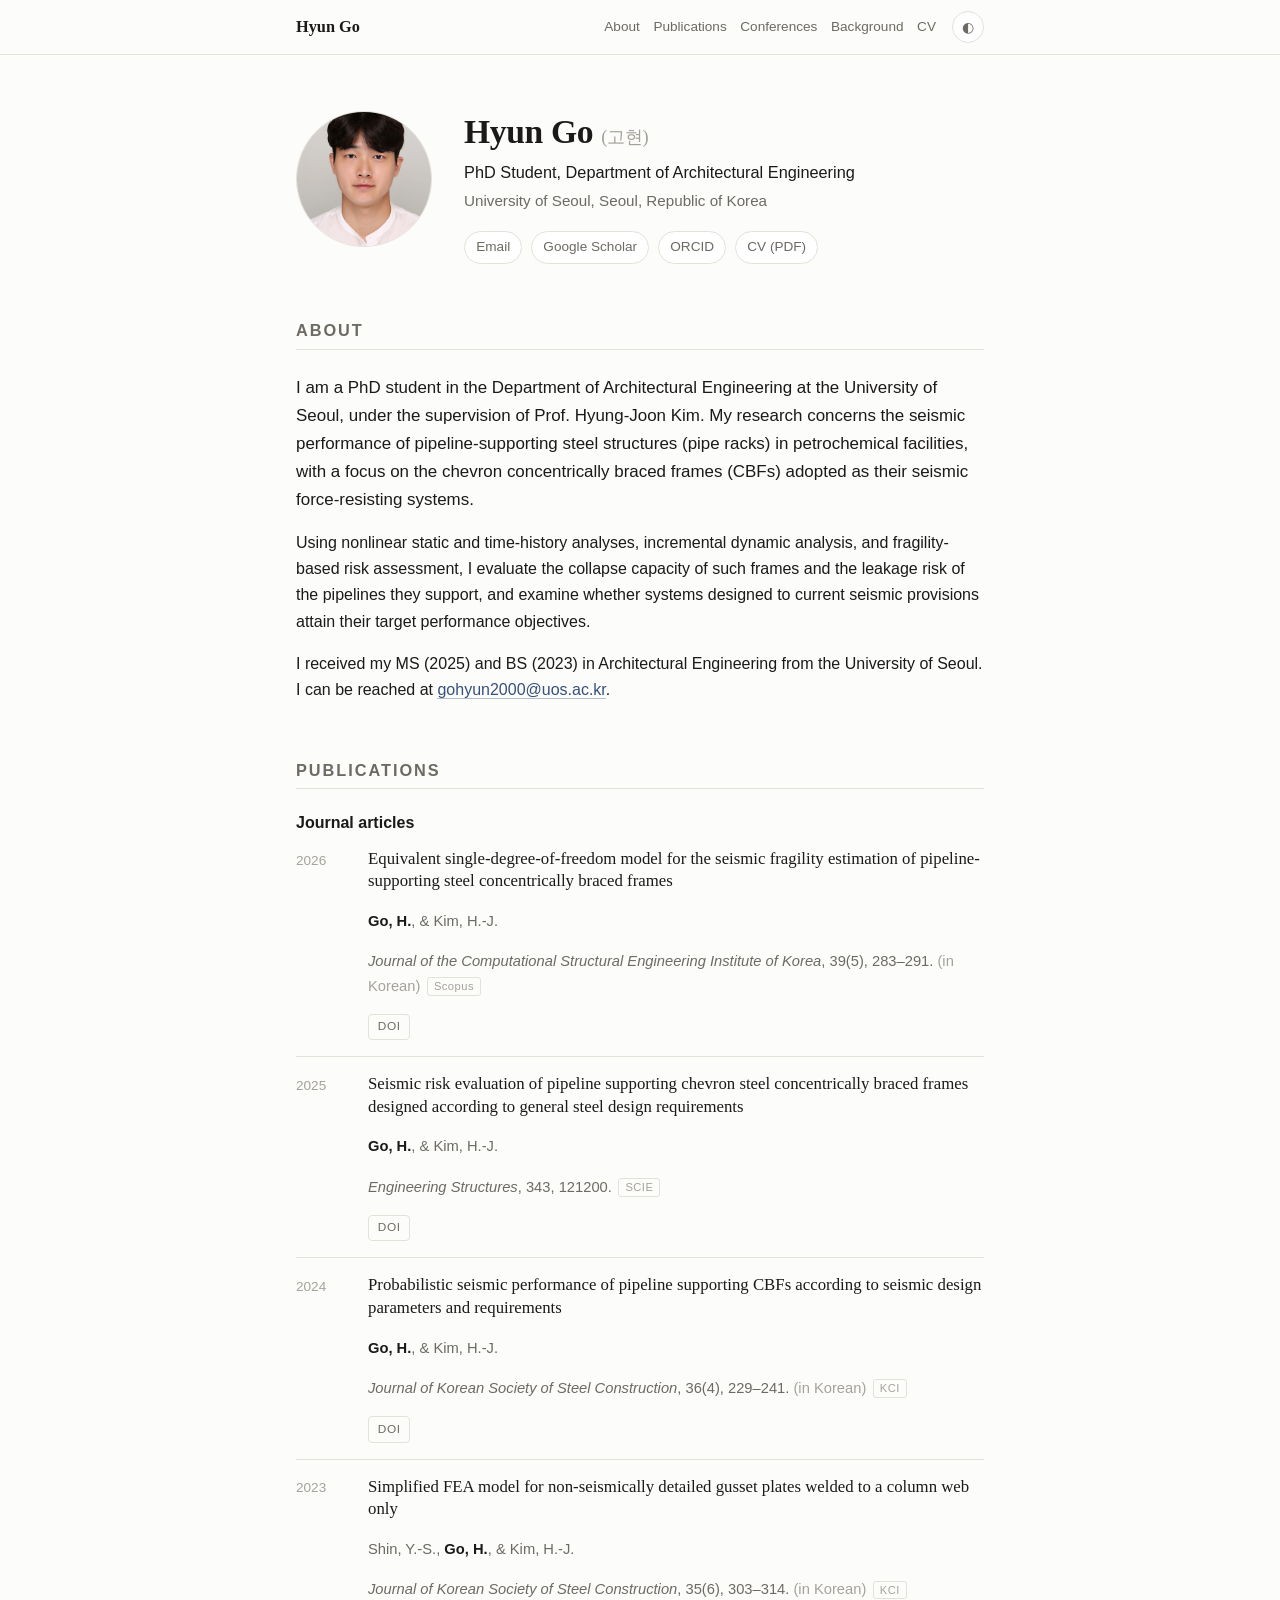
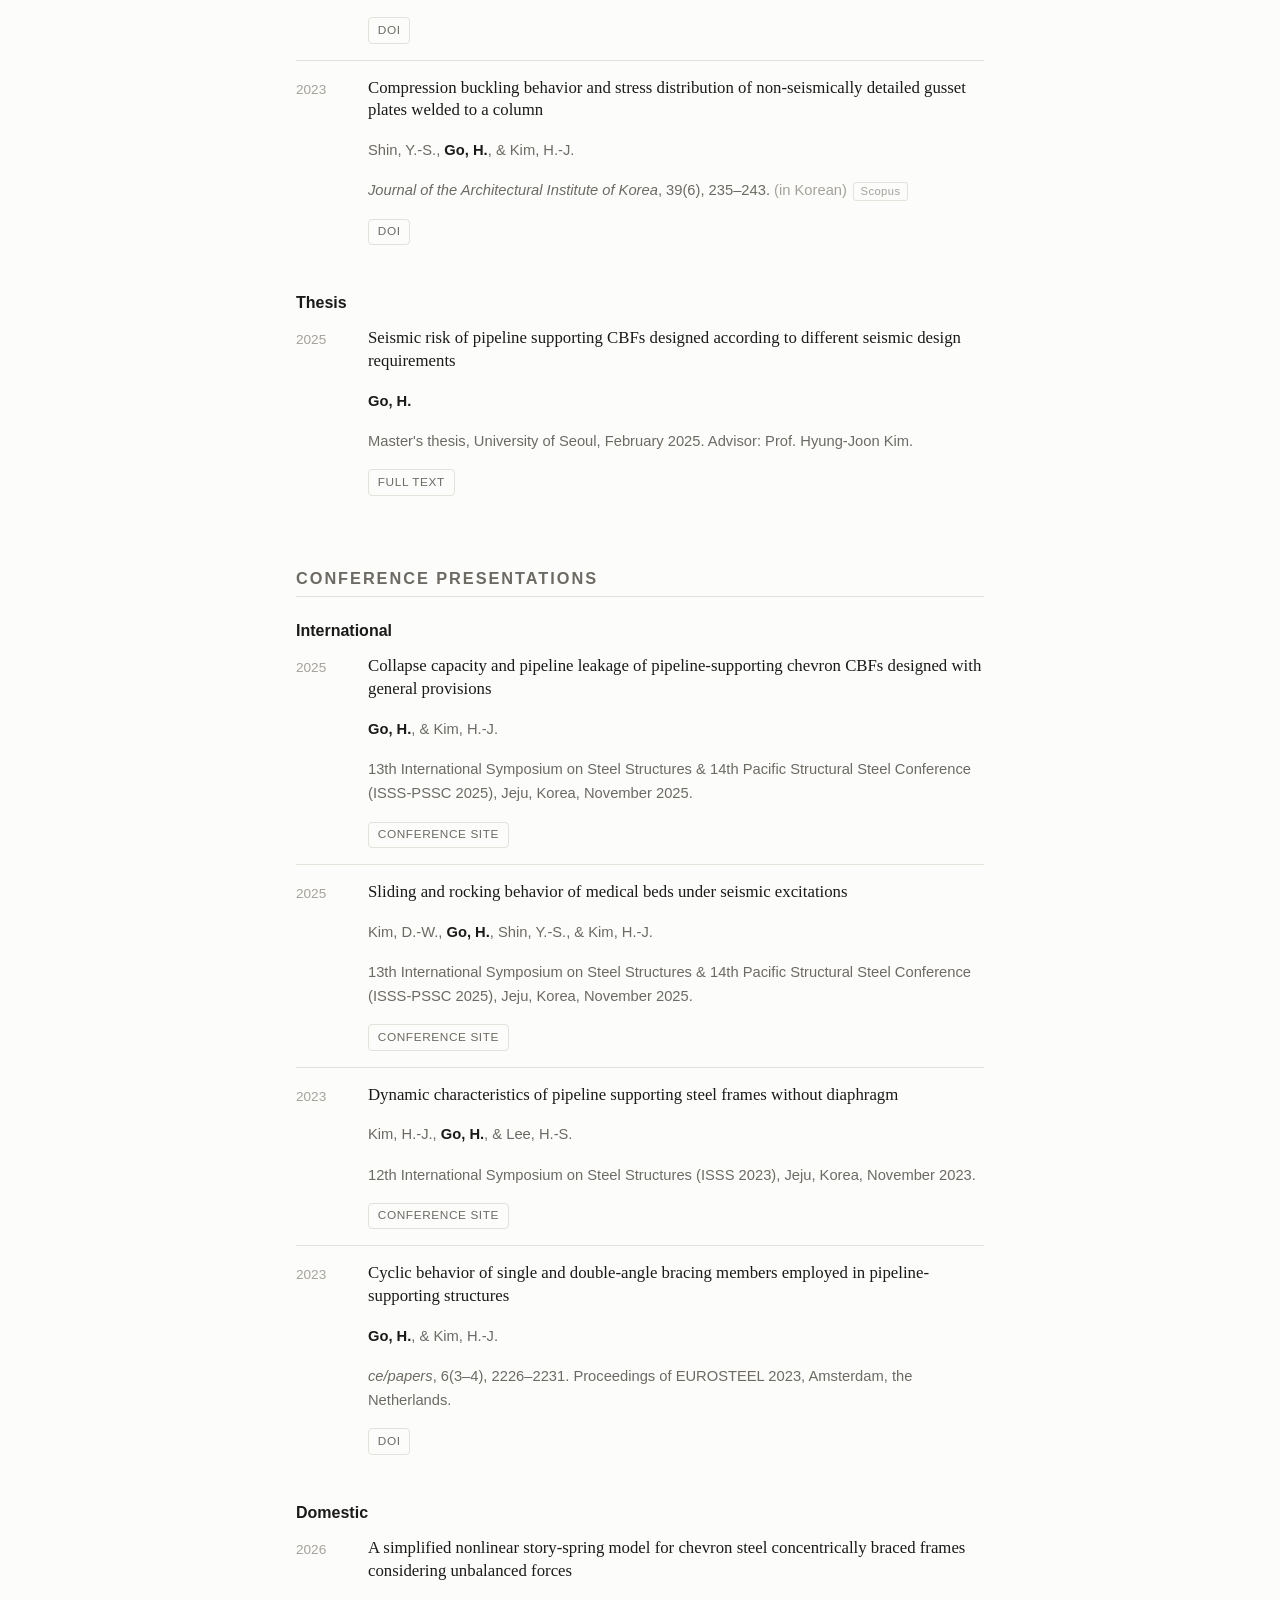
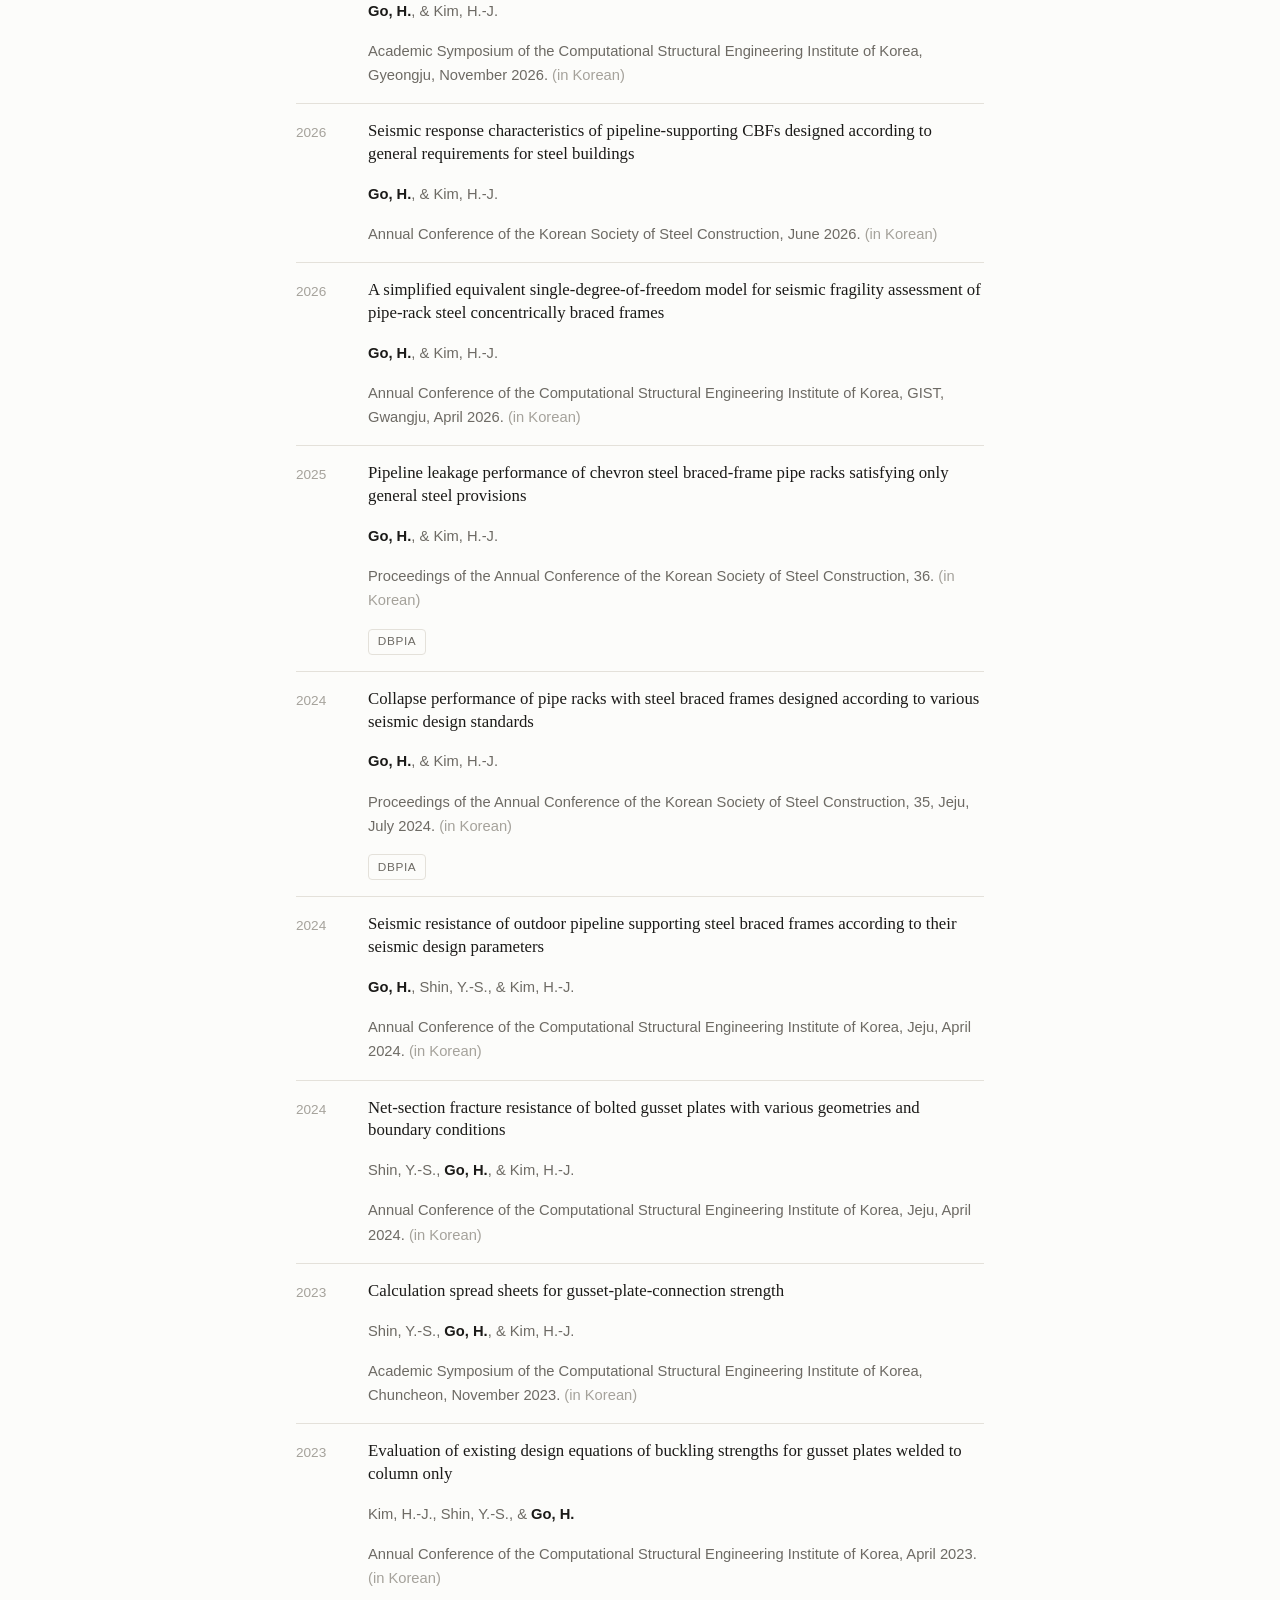
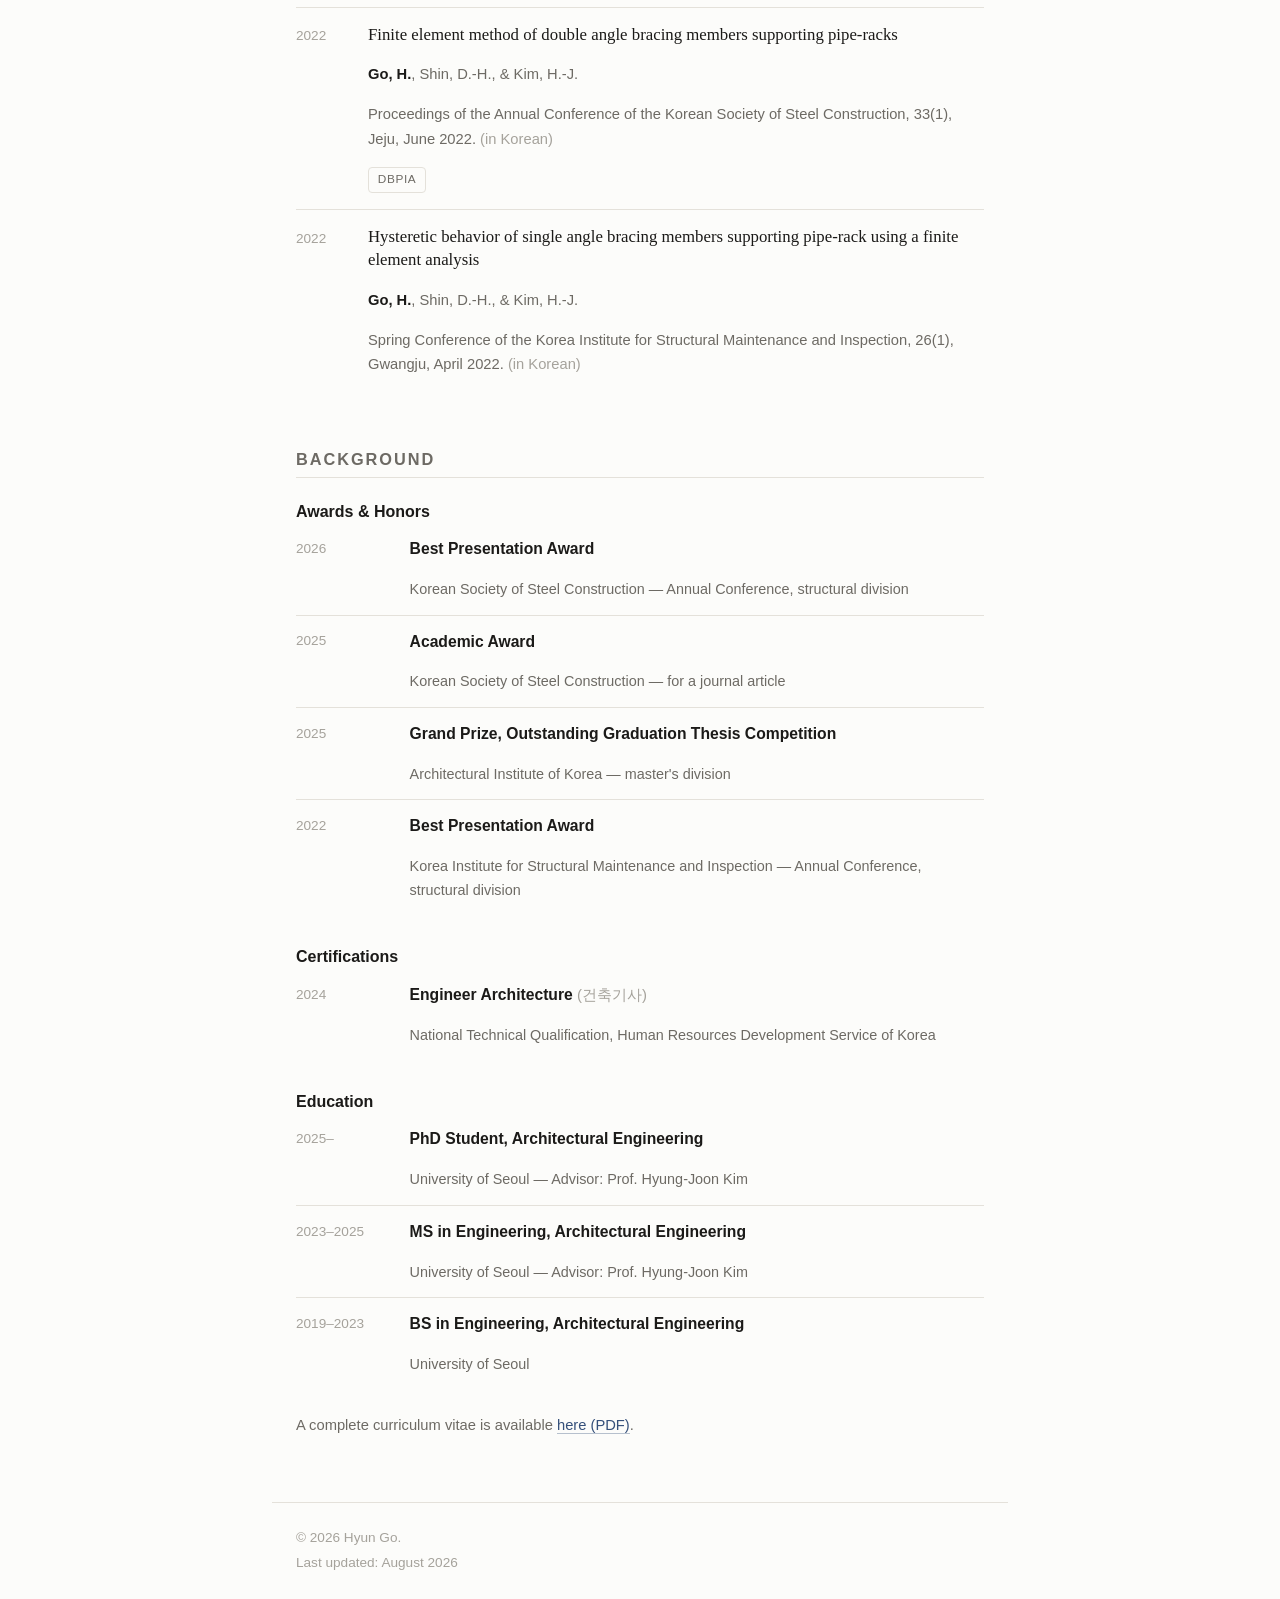
<file: index.html>
<!DOCTYPE html>
<html lang="en">
<head>
<meta charset="utf-8">
<meta name="viewport" content="width=device-width, initial-scale=1">

<!-- ============================================================
     EDIT 1 — 브라우저 탭 제목 / 검색엔진 설명
     ============================================================ -->
<title>Hyun Go — Architectural Engineering, University of Seoul</title>
<meta name="description" content="Hyun Go is a PhD student in Architectural Engineering at the University of Seoul, working on the seismic performance and risk assessment of pipeline-supporting steel braced frames.">
<meta name="author" content="Hyun Go">

<!-- 카카오톡/트위터 등에 링크 붙여넣을 때 보이는 미리보기 -->
<meta property="og:title" content="Hyun Go — Architectural Engineering, University of Seoul">
<meta property="og:description" content="PhD student working on the seismic performance and risk assessment of pipeline-supporting steel braced frames.">
<meta property="og:type" content="website">

<link rel="stylesheet" href="style.css">
<link rel="icon" href="data:image/svg+xml,<svg xmlns='http://www.w3.org/2000/svg' viewBox='0 0 100 100'><text y='.9em' font-size='90'>📄</text></svg>">
</head>

<body>

<!-- ============================================================
     상단 네비게이션
     ============================================================ -->
<header class="topbar">
  <nav class="topbar-inner">
    <a class="brand" href="#top">Hyun Go</a>
    <ul class="navlinks">
      <li><a href="#about">About</a></li>
      <li><a href="#publications">Publications</a></li>
      <li><a href="#talks">Conferences</a></li>
      <li><a href="#background">Background</a></li>
      <li><a href="assets/cv.pdf">CV</a></li>
    </ul>
    <button id="theme-toggle" class="theme-toggle" type="button" aria-label="Toggle dark mode">
      <span aria-hidden="true">◐</span>
    </button>
  </nav>
</header>

<main id="top">

  <!-- ============================================================
       EDIT 2 — 프로필 (이름, 소속, 연락처, 외부 링크)
       ============================================================ -->
  <section class="hero">
    <img class="avatar" src="assets/HyunGo.jpg" alt="Portrait of Hyun Go">

    <div class="hero-text">
      <h1>Hyun Go <span class="hangul">(고현)</span></h1>
      <p class="role">PhD Student, Department of Architectural Engineering</p>
      <p class="affil">University of Seoul, Seoul, Republic of Korea</p>

      <ul class="links">
        <li><a href="mailto:gohyun2000@uos.ac.kr">Email</a></li>
        <li><a href="https://scholar.google.com/citations?user=6JGDV_gAAAAJ&amp;hl=en" rel="me noopener">Google Scholar</a></li>
        <li><a href="https://orcid.org/0009-0007-0160-7882" rel="me noopener">ORCID</a></li>
        <li><a href="assets/cv.pdf">CV (PDF)</a></li>
      </ul>
    </div>
  </section>

  <!-- ============================================================
       EDIT 3 — 자기소개
       ============================================================ -->
  <section id="about" class="section">
    <h2>About</h2>
    <p class="lede">
      I am a PhD student in the Department of Architectural Engineering at the
      University of Seoul, under the supervision of Prof. Hyung-Joon Kim. My research
      concerns the seismic performance of pipeline-supporting steel structures
      (pipe racks) in petrochemical facilities, with a focus on the chevron
      concentrically braced frames (CBFs) adopted as their seismic force-resisting
      systems.
    </p>
    <p>
      Using nonlinear static and time-history analyses, incremental dynamic analysis,
      and fragility-based risk assessment, I evaluate the collapse capacity of such
      frames and the leakage risk of the pipelines they support, and examine whether
      systems designed to current seismic provisions attain their target performance
      objectives.
    </p>
    <p>
      I received my MS (2025) and BS (2023) in Architectural Engineering from the
      University of Seoul. I can be reached at
      <a href="mailto:gohyun2000@uos.ac.kr">gohyun2000@uos.ac.kr</a>.
    </p>
  </section>

  <!-- ============================================================
       EDIT 4 — 논문 목록.
       · 본인 이름은 <strong>으로 감싸면 굵게 표시됩니다.
       · 항목 하나를 통째로 복사해서 붙여넣으면 새 논문이 추가됩니다.
       · 최신순으로 위에서부터 정렬하세요.
       ============================================================ -->
  <section id="publications" class="section">
    <h2>Publications</h2>

    <h3 class="subhead">Journal articles</h3>
    <ol class="pubs">

      <li class="pub">
        <span class="pub-year">2026</span>
        <div class="pub-body">
          <p class="pub-title">Equivalent single-degree-of-freedom model for the seismic fragility estimation of pipeline-supporting steel concentrically braced frames</p>
          <p class="pub-authors"><strong>Go, H.</strong>, &amp; Kim, H.-J.</p>
          <p class="pub-venue"><em>Journal of the Computational Structural Engineering Institute of Korea</em>, 39(5), 283–291. <span class="pub-note">(in Korean)</span> <span class="idx">Scopus</span></p>
          <p class="pub-actions">
            <a href="https://doi.org/10.7734/COSEIK.2026.39.5.283" rel="noopener">DOI</a>
          </p>
        </div>
      </li>

      <li class="pub">
        <span class="pub-year">2025</span>
        <div class="pub-body">
          <p class="pub-title">Seismic risk evaluation of pipeline supporting chevron steel concentrically braced frames designed according to general steel design requirements</p>
          <p class="pub-authors"><strong>Go, H.</strong>, &amp; Kim, H.-J.</p>
          <p class="pub-venue"><em>Engineering Structures</em>, 343, 121200. <span class="idx">SCIE</span></p>
          <p class="pub-actions">
            <a href="https://doi.org/10.1016/j.engstruct.2025.121200" rel="noopener">DOI</a>
          </p>
        </div>
      </li>

      <li class="pub">
        <span class="pub-year">2024</span>
        <div class="pub-body">
          <p class="pub-title">Probabilistic seismic performance of pipeline supporting CBFs according to seismic design parameters and requirements</p>
          <p class="pub-authors"><strong>Go, H.</strong>, &amp; Kim, H.-J.</p>
          <p class="pub-venue"><em>Journal of Korean Society of Steel Construction</em>, 36(4), 229–241. <span class="pub-note">(in Korean)</span> <span class="idx">KCI</span></p>
          <p class="pub-actions">
            <a href="https://doi.org/10.7781/kjoss.2024.36.4.229" rel="noopener">DOI</a>
          </p>
        </div>
      </li>

      <li class="pub">
        <span class="pub-year">2023</span>
        <div class="pub-body">
          <p class="pub-title">Simplified FEA model for non-seismically detailed gusset plates welded to a column web only</p>
          <p class="pub-authors">Shin, Y.-S., <strong>Go, H.</strong>, &amp; Kim, H.-J.</p>
          <p class="pub-venue"><em>Journal of Korean Society of Steel Construction</em>, 35(6), 303–314. <span class="pub-note">(in Korean)</span> <span class="idx">KCI</span></p>
          <p class="pub-actions">
            <a href="https://doi.org/10.7781/kjoss.2023.35.6.303" rel="noopener">DOI</a>
          </p>
        </div>
      </li>

      <li class="pub">
        <span class="pub-year">2023</span>
        <div class="pub-body">
          <p class="pub-title">Compression buckling behavior and stress distribution of non-seismically detailed gusset plates welded to a column</p>
          <p class="pub-authors">Shin, Y.-S., <strong>Go, H.</strong>, &amp; Kim, H.-J.</p>
          <p class="pub-venue"><em>Journal of the Architectural Institute of Korea</em>, 39(6), 235–243. <span class="pub-note">(in Korean)</span> <span class="idx">Scopus</span></p>
          <p class="pub-actions">
            <a href="https://doi.org/10.5659/JAIK.2023.39.6.235" rel="noopener">DOI</a>
          </p>
        </div>
      </li>

    </ol>

    <h3 class="subhead">Thesis</h3>
    <ol class="pubs">

      <li class="pub">
        <span class="pub-year">2025</span>
        <div class="pub-body">
          <p class="pub-title">Seismic risk of pipeline supporting CBFs designed according to different seismic design requirements</p>
          <p class="pub-authors"><strong>Go, H.</strong></p>
          <p class="pub-venue">Master's thesis, University of Seoul, February 2025. Advisor: Prof. Hyung-Joon Kim.</p>
          <p class="pub-actions">
            <a href="https://www.dcollection.net/handler/uos/000000036091" rel="noopener">Full text</a>
          </p>
        </div>
      </li>

    </ol>
  </section>

  <!-- ============================================================
       EDIT 6 — 학회 발표.
       제목·저자·개최지는 원고/발표자료 원본에서 확인한 공식 표기입니다.
       ============================================================ -->
  <section id="talks" class="section">
    <h2>Conference Presentations</h2>

    <h3 class="subhead">International</h3>
    <ol class="pubs">

      <li class="pub">
        <span class="pub-year">2025</span>
        <div class="pub-body">
          <p class="pub-title">Collapse capacity and pipeline leakage of pipeline-supporting chevron CBFs designed with general provisions</p>
          <p class="pub-authors"><strong>Go, H.</strong>, &amp; Kim, H.-J.</p>
          <p class="pub-venue">13th International Symposium on Steel Structures &amp; 14th Pacific Structural Steel Conference (ISSS-PSSC 2025), Jeju, Korea, November 2025.</p>
          <!-- 14회 대회가 열리면 이 링크는 https://www.isss.kr/2025/ 로 바뀝니다. -->
          <p class="pub-actions">
            <a href="https://www.isss.kr/" rel="noopener">Conference site</a>
          </p>
        </div>
      </li>

      <li class="pub">
        <span class="pub-year">2025</span>
        <div class="pub-body">
          <p class="pub-title">Sliding and rocking behavior of medical beds under seismic excitations</p>
          <p class="pub-authors">Kim, D.-W., <strong>Go, H.</strong>, Shin, Y.-S., &amp; Kim, H.-J.</p>
          <p class="pub-venue">13th International Symposium on Steel Structures &amp; 14th Pacific Structural Steel Conference (ISSS-PSSC 2025), Jeju, Korea, November 2025.</p>
          <p class="pub-actions">
            <a href="https://www.isss.kr/" rel="noopener">Conference site</a>
          </p>
        </div>
      </li>

      <li class="pub">
        <span class="pub-year">2023</span>
        <div class="pub-body">
          <p class="pub-title">Dynamic characteristics of pipeline supporting steel frames without diaphragm</p>
          <p class="pub-authors">Kim, H.-J., <strong>Go, H.</strong>, &amp; Lee, H.-S.</p>
          <p class="pub-venue">12th International Symposium on Steel Structures (ISSS 2023), Jeju, Korea, November 2023.</p>
          <p class="pub-actions">
            <a href="https://www.isss.kr/2023/" rel="noopener">Conference site</a>
          </p>
        </div>
      </li>

      <li class="pub">
        <span class="pub-year">2023</span>
        <div class="pub-body">
          <p class="pub-title">Cyclic behavior of single and double-angle bracing members employed in pipeline-supporting structures</p>
          <p class="pub-authors"><strong>Go, H.</strong>, &amp; Kim, H.-J.</p>
          <p class="pub-venue"><em>ce/papers</em>, 6(3–4), 2226–2231. Proceedings of EUROSTEEL 2023, Amsterdam, the Netherlands.</p>
          <p class="pub-actions">
            <a href="https://doi.org/10.1002/cepa.2293" rel="noopener">DOI</a>
          </p>
        </div>
      </li>

    </ol>

    <h3 class="subhead">Domestic</h3>
    <ol class="pubs">

      <li class="pub">
        <span class="pub-year">2026</span>
        <div class="pub-body">
          <p class="pub-title">A simplified nonlinear story-spring model for chevron steel concentrically braced frames considering unbalanced forces</p>
          <p class="pub-authors"><strong>Go, H.</strong>, &amp; Kim, H.-J.</p>
          <p class="pub-venue">Academic Symposium of the Computational Structural Engineering Institute of Korea, Gyeongju, November 2026. <span class="pub-note">(in Korean)</span></p>
        </div>
      </li>

      <li class="pub">
        <span class="pub-year">2026</span>
        <div class="pub-body">
          <p class="pub-title">Seismic response characteristics of pipeline-supporting CBFs designed according to general requirements for steel buildings</p>
          <p class="pub-authors"><strong>Go, H.</strong>, &amp; Kim, H.-J.</p>
          <p class="pub-venue">Annual Conference of the Korean Society of Steel Construction, June 2026. <span class="pub-note">(in Korean)</span></p>
        </div>
      </li>

      <li class="pub">
        <span class="pub-year">2026</span>
        <div class="pub-body">
          <p class="pub-title">A simplified equivalent single-degree-of-freedom model for seismic fragility assessment of pipe-rack steel concentrically braced frames</p>
          <p class="pub-authors"><strong>Go, H.</strong>, &amp; Kim, H.-J.</p>
          <p class="pub-venue">Annual Conference of the Computational Structural Engineering Institute of Korea, GIST, Gwangju, April 2026. <span class="pub-note">(in Korean)</span></p>
        </div>
      </li>

      <li class="pub">
        <span class="pub-year">2025</span>
        <div class="pub-body">
          <p class="pub-title">Pipeline leakage performance of chevron steel braced-frame pipe racks satisfying only general steel provisions</p>
          <p class="pub-authors"><strong>Go, H.</strong>, &amp; Kim, H.-J.</p>
          <p class="pub-venue">Proceedings of the Annual Conference of the Korean Society of Steel Construction, 36. <span class="pub-note">(in Korean)</span></p>
          <p class="pub-actions">
            <a href="https://www.dbpia.co.kr/journal/articleDetail?nodeId=NODE12342707" rel="noopener">DBpia</a>
          </p>
        </div>
      </li>

      <li class="pub">
        <span class="pub-year">2024</span>
        <div class="pub-body">
          <p class="pub-title">Collapse performance of pipe racks with steel braced frames designed according to various seismic design standards</p>
          <p class="pub-authors"><strong>Go, H.</strong>, &amp; Kim, H.-J.</p>
          <p class="pub-venue">Proceedings of the Annual Conference of the Korean Society of Steel Construction, 35, Jeju, July 2024. <span class="pub-note">(in Korean)</span></p>
          <p class="pub-actions">
            <a href="https://www.dbpia.co.kr/journal/articleDetail?nodeId=NODE11812973" rel="noopener">DBpia</a>
          </p>
        </div>
      </li>

      <li class="pub">
        <span class="pub-year">2024</span>
        <div class="pub-body">
          <p class="pub-title">Seismic resistance of outdoor pipeline supporting steel braced frames according to their seismic design parameters</p>
          <p class="pub-authors"><strong>Go, H.</strong>, Shin, Y.-S., &amp; Kim, H.-J.</p>
          <p class="pub-venue">Annual Conference of the Computational Structural Engineering Institute of Korea, Jeju, April 2024. <span class="pub-note">(in Korean)</span></p>
        </div>
      </li>

      <li class="pub">
        <span class="pub-year">2024</span>
        <div class="pub-body">
          <p class="pub-title">Net-section fracture resistance of bolted gusset plates with various geometries and boundary conditions</p>
          <p class="pub-authors">Shin, Y.-S., <strong>Go, H.</strong>, &amp; Kim, H.-J.</p>
          <p class="pub-venue">Annual Conference of the Computational Structural Engineering Institute of Korea, Jeju, April 2024. <span class="pub-note">(in Korean)</span></p>
        </div>
      </li>

      <li class="pub">
        <span class="pub-year">2023</span>
        <div class="pub-body">
          <p class="pub-title">Calculation spread sheets for gusset-plate-connection strength</p>
          <p class="pub-authors">Shin, Y.-S., <strong>Go, H.</strong>, &amp; Kim, H.-J.</p>
          <p class="pub-venue">Academic Symposium of the Computational Structural Engineering Institute of Korea, Chuncheon, November 2023. <span class="pub-note">(in Korean)</span></p>
        </div>
      </li>

      <li class="pub">
        <span class="pub-year">2023</span>
        <div class="pub-body">
          <p class="pub-title">Evaluation of existing design equations of buckling strengths for gusset plates welded to column only</p>
          <p class="pub-authors">Kim, H.-J., Shin, Y.-S., &amp; <strong>Go, H.</strong></p>
          <p class="pub-venue">Annual Conference of the Computational Structural Engineering Institute of Korea, April 2023. <span class="pub-note">(in Korean)</span></p>
        </div>
      </li>

      <li class="pub">
        <span class="pub-year">2022</span>
        <div class="pub-body">
          <p class="pub-title">Finite element method of double angle bracing members supporting pipe-racks</p>
          <p class="pub-authors"><strong>Go, H.</strong>, Shin, D.-H., &amp; Kim, H.-J.</p>
          <p class="pub-venue">Proceedings of the Annual Conference of the Korean Society of Steel Construction, 33(1), Jeju, June 2022. <span class="pub-note">(in Korean)</span></p>
          <p class="pub-actions">
            <a href="https://www.dbpia.co.kr/journal/articleDetail?nodeId=NODE11115626" rel="noopener">DBpia</a>
          </p>
        </div>
      </li>

      <li class="pub">
        <span class="pub-year">2022</span>
        <div class="pub-body">
          <p class="pub-title">Hysteretic behavior of single angle bracing members supporting pipe-rack using a finite element analysis</p>
          <p class="pub-authors"><strong>Go, H.</strong>, Shin, D.-H., &amp; Kim, H.-J.</p>
          <p class="pub-venue">Spring Conference of the Korea Institute for Structural Maintenance and Inspection, 26(1), Gwangju, April 2022. <span class="pub-note">(in Korean)</span></p>
        </div>
      </li>

    </ol>
  </section>

  <!-- ============================================================
       EDIT 7 — 수상 · 자격 · 학력.
       세 목록을 한 섹션 안에 소제목(subhead)으로 묶었습니다.
       항목을 늘리려면 해당 <ul class="timeline"> 안의 <li>를 복사하세요.
       ============================================================ -->
  <section id="background" class="section">
    <h2>Background</h2>

    <h3 class="subhead">Awards &amp; Honors</h3>
    <ul class="timeline">

      <li>
        <span class="tl-date">2026</span>
        <div>
          <p class="tl-title">Best Presentation Award</p>
          <p class="tl-meta">Korean Society of Steel Construction — Annual Conference, structural division</p>
        </div>
      </li>

      <li>
        <span class="tl-date">2025</span>
        <div>
          <p class="tl-title">Academic Award</p>
          <p class="tl-meta">Korean Society of Steel Construction — for a journal article</p>
        </div>
      </li>

      <li>
        <span class="tl-date">2025</span>
        <div>
          <p class="tl-title">Grand Prize, Outstanding Graduation Thesis Competition</p>
          <p class="tl-meta">Architectural Institute of Korea — master's division</p>
        </div>
      </li>

      <li>
        <span class="tl-date">2022</span>
        <div>
          <p class="tl-title">Best Presentation Award</p>
          <p class="tl-meta">Korea Institute for Structural Maintenance and Inspection — Annual Conference, structural division</p>
        </div>
      </li>

    </ul>

    <h3 class="subhead">Certifications</h3>
    <ul class="timeline">

      <li>
        <span class="tl-date">2024</span>
        <div>
          <p class="tl-title">Engineer Architecture <span class="ko">(건축기사)</span></p>
          <p class="tl-meta">National Technical Qualification, Human Resources Development Service of Korea</p>
        </div>
      </li>

    </ul>

    <h3 class="subhead">Education</h3>
    <ul class="timeline">

      <li>
        <span class="tl-date">2025–</span>
        <div>
          <p class="tl-title">PhD Student, Architectural Engineering</p>
          <p class="tl-meta">University of Seoul — Advisor: Prof. Hyung-Joon Kim</p>
        </div>
      </li>

      <li>
        <span class="tl-date">2023–2025</span>
        <div>
          <p class="tl-title">MS in Engineering, Architectural Engineering</p>
          <p class="tl-meta">University of Seoul — Advisor: Prof. Hyung-Joon Kim</p>
        </div>
      </li>

      <li>
        <span class="tl-date">2019–2023</span>
        <div>
          <p class="tl-title">BS in Engineering, Architectural Engineering</p>
          <p class="tl-meta">University of Seoul</p>
        </div>
      </li>

    </ul>

    <p class="cv-note">
      A complete curriculum vitae is available <a href="assets/cv.pdf">here (PDF)</a>.
    </p>
  </section>

</main>

<footer class="footer">
  <p>© <span id="year">2026</span> Hyun Go.</p>
  <p class="footer-sub">Last updated: August 2026</p>
</footer>

<script src="script.js"></script>
</body>
</html>
</file>
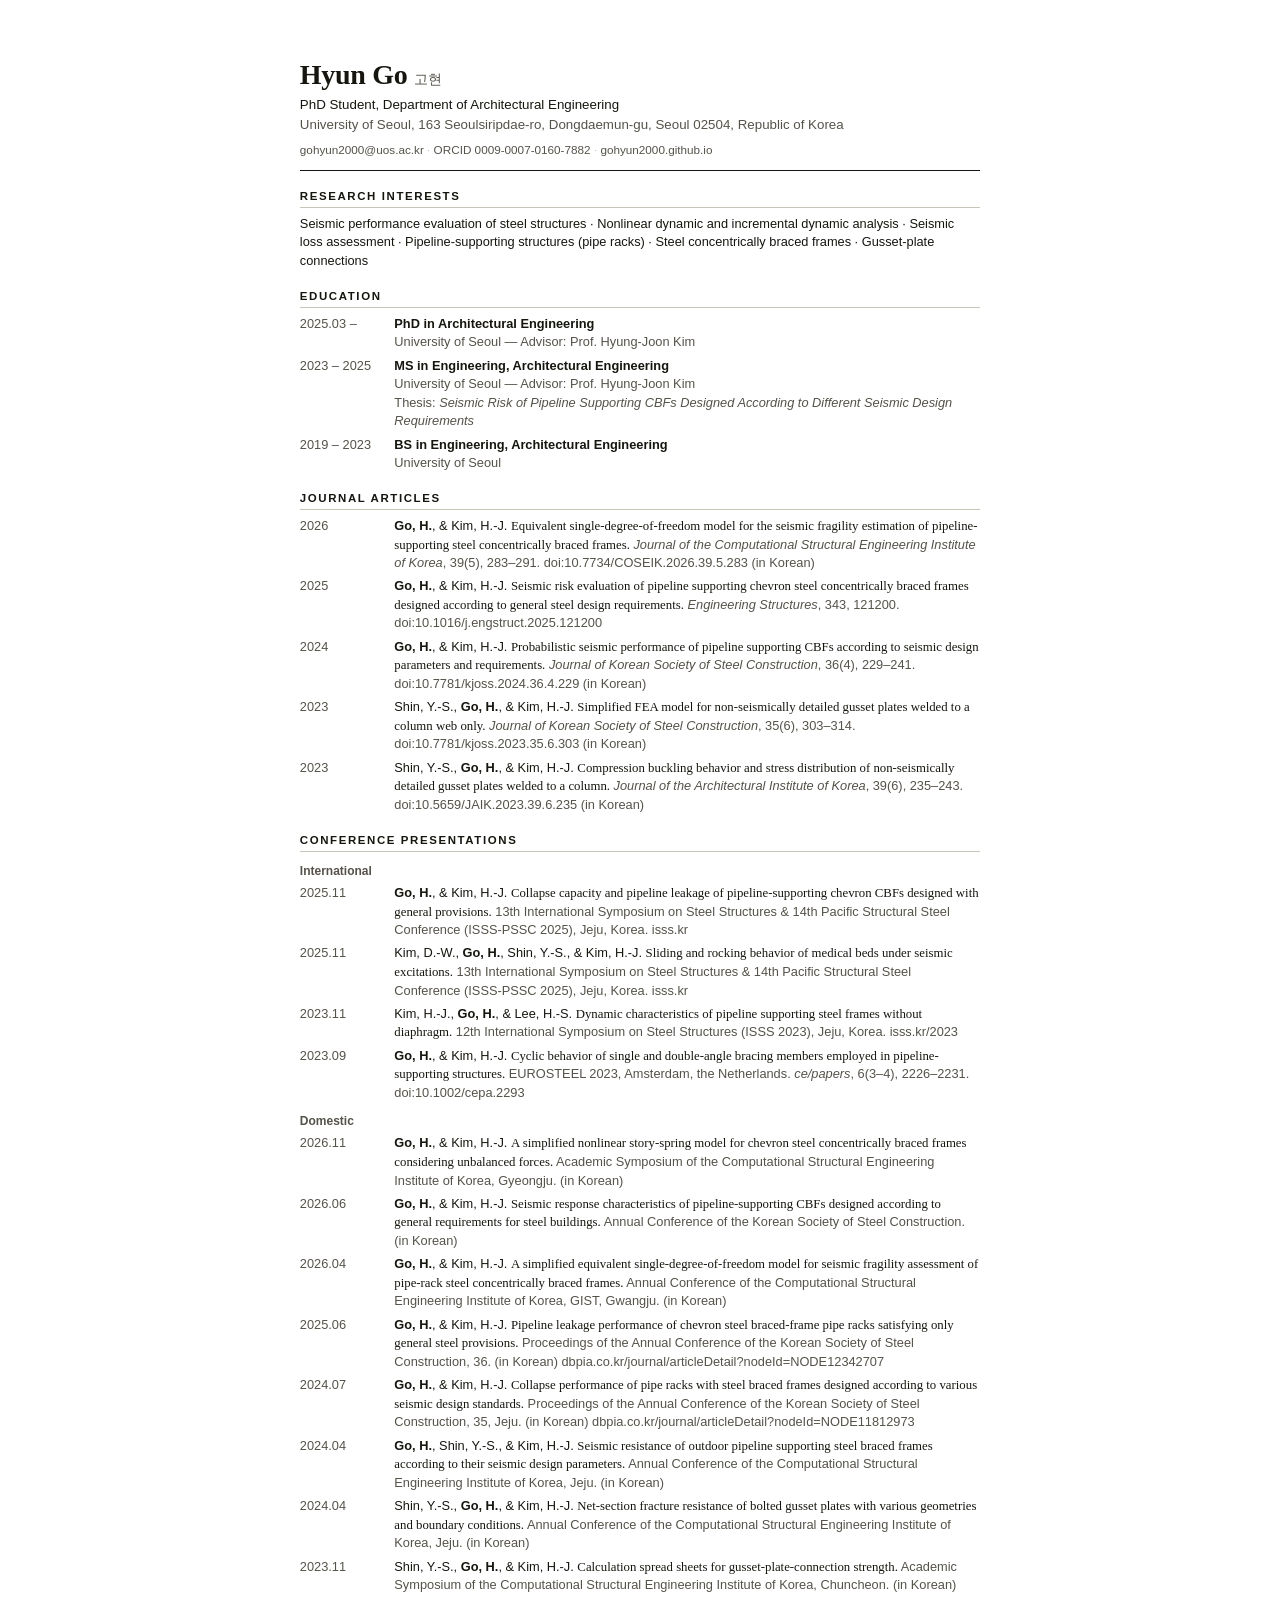
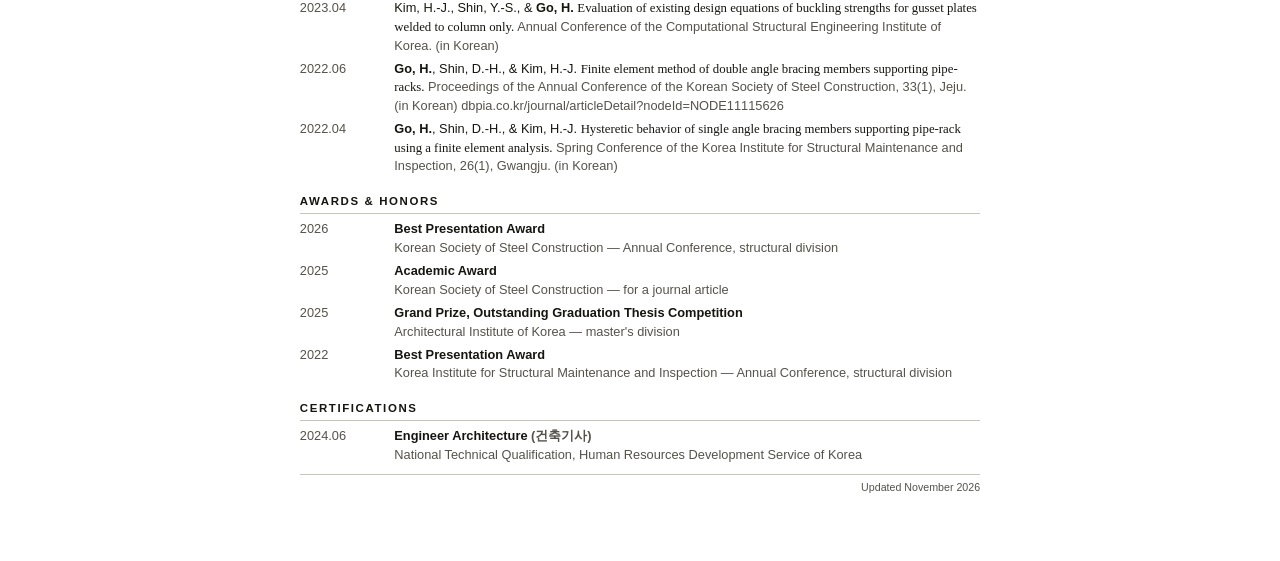
<file: cv.html>
<!DOCTYPE html>
<html lang="en">
<head>
<meta charset="utf-8">
<meta name="viewport" content="width=device-width, initial-scale=1">
<title>Hyun Go — Curriculum Vitae</title>

<!-- ============================================================
     CV 원본. 이 파일을 고친 뒤 build-cv.cmd 를 더블클릭하면
     assets/cv.pdf 가 다시 만들어집니다.

     또는 브라우저로 이 파일을 열고 Ctrl+P → "PDF로 저장",
     여백 "기본", "머리글/바닥글" 체크 해제.
     ============================================================ -->

<style>
@page { size: A4; margin: 16mm 15mm 14mm; }

:root {
  --ink:    #16150f;
  --muted:  #55524a;
  --rule:   #c9c4b8;
  --sans: -apple-system, BlinkMacSystemFont, "Segoe UI", "Malgun Gothic",
          "Apple SD Gothic Neo", Roboto, sans-serif;   /* style.css --font-sans 와 동일 */
  --serif: "Iowan Old Style", "Palatino Linotype", Palatino, Georgia,
           "Nanum Myeongjo", serif;   /* style.css --font-serif 와 동일 */
}

* { box-sizing: border-box; }

body {
  margin: 0;
  color: var(--ink);
  background: #fff;
  font-family: var(--sans);
  font-size: 9.6pt;
  line-height: 1.45;
}

/* 화면으로 열었을 때만 종이처럼 보이게 (인쇄 시에는 @page가 적용됨) */
@media screen {
  body { max-width: 210mm; margin: 0 auto; padding: 16mm 15mm; }
}

a { color: inherit; text-decoration: none; }

/* ---------- 머리말 ---------- */

.name {
  margin: 0;
  font-family: var(--serif);
  font-size: 21pt;
  font-weight: 600;
  letter-spacing: -.01em;
  line-height: 1.1;
}
.name .ko { font-size: .5em; font-weight: 400; color: var(--muted); }

.headline { margin: 3pt 0 0; font-size: 10pt; }
.headline .affil { color: var(--muted); }

.contact {
  margin: 5pt 0 0;
  font-size: 8.8pt;
  color: var(--muted);
}
.contact span + span::before { content: "  ·  "; color: var(--rule); }

.rule { border: 0; border-top: 1.2pt solid var(--ink); margin: 9pt 0 0; }

/* ---------- 섹션 ---------- */

h2 {
  margin: 13pt 0 5pt;
  padding-bottom: 2pt;
  border-bottom: .6pt solid var(--rule);
  font-family: var(--sans);
  font-size: 8.6pt;
  font-weight: 700;
  letter-spacing: .14em;
  text-transform: uppercase;
  break-after: avoid;
}

h3 {
  margin: 8pt 0 3pt;
  font-family: var(--sans);
  font-size: 9pt;
  font-weight: 700;
  color: var(--muted);
  break-after: avoid;
}

p { margin: 0 0 4pt; }

/* ---------- 항목 (연도 + 내용) ---------- */

.item {
  display: grid;
  grid-template-columns: 20mm 1fr;
  gap: 0 5mm;
  margin-bottom: 3.6pt;
  break-inside: avoid;
}
.item .when {
  font-variant-numeric: tabular-nums;
  color: var(--muted);
  white-space: nowrap;
}
.item .what { min-width: 0; }

.what .t { font-weight: 600; }
.what .s { color: var(--muted); }

/* 논문 목록은 저자·제목·출처 순으로 */
.ref .au   { }
.ref .ti   { font-family: var(--serif); }   /* 웹 .pub-title 과 동일: serif, roman */
.ref .src  { color: var(--muted); }
.ref strong { font-weight: 700; }

.interests { margin-bottom: 2pt; }

.foot {
  margin-top: 7pt;
  padding-top: 4pt;
  border-top: .6pt solid var(--rule);
  font-size: 8pt;
  color: var(--muted);
  text-align: right;
}
</style>
</head>

<body>

<h1 class="name">Hyun Go <span class="ko">고현</span></h1>
<p class="headline">
  PhD Student, Department of Architectural Engineering<br>
  <span class="affil">University of Seoul, 163 Seoulsiripdae-ro, Dongdaemun-gu, Seoul 02504, Republic of Korea</span>
</p>
<p class="contact">
  <span>gohyun2000@uos.ac.kr</span>
  <span>ORCID 0009-0007-0160-7882</span>
  <span>gohyun2000.github.io</span>
</p>
<hr class="rule">

<h2>Research Interests</h2>
<p class="interests">
  Seismic performance evaluation of steel structures ·
  Nonlinear dynamic and incremental dynamic analysis · Seismic loss assessment ·
  Pipeline-supporting structures
  (pipe racks) · Steel concentrically braced frames · Gusset-plate connections
</p>

<h2>Education</h2>

<div class="item">
  <div class="when">2025.03 –</div>
  <div class="what">
    <div class="t">PhD in Architectural Engineering</div>
    <div class="s">University of Seoul — Advisor: Prof. Hyung-Joon Kim</div>
  </div>
</div>

<div class="item">
  <div class="when">2023 – 2025</div>
  <div class="what">
    <div class="t">MS in Engineering, Architectural Engineering</div>
    <div class="s">University of Seoul — Advisor: Prof. Hyung-Joon Kim</div>
    <div class="s">Thesis: <i>Seismic Risk of Pipeline Supporting CBFs Designed According to Different
      Seismic Design Requirements</i></div>
  </div>
</div>

<div class="item">
  <div class="when">2019 – 2023</div>
  <div class="what">
    <div class="t">BS in Engineering, Architectural Engineering</div>
    <div class="s">University of Seoul</div>
  </div>
</div>

<h2>Journal Articles</h2>

<div class="item ref">
  <div class="when">2026</div>
  <div class="what">
    <span class="au"><strong>Go, H.</strong>, &amp; Kim, H.-J.</span>
    <span class="ti">Equivalent single-degree-of-freedom model for the seismic fragility
      estimation of pipeline-supporting steel concentrically braced frames.</span>
    <span class="src"><em>Journal of the Computational Structural Engineering Institute of Korea</em>, 39(5),
      283–291. doi:10.7734/COSEIK.2026.39.5.283 (in Korean)</span>
  </div>
</div>

<div class="item ref">
  <div class="when">2025</div>
  <div class="what">
    <span class="au"><strong>Go, H.</strong>, &amp; Kim, H.-J.</span>
    <span class="ti">Seismic risk evaluation of pipeline supporting chevron steel concentrically
      braced frames designed according to general steel design requirements.</span>
    <span class="src"><em>Engineering Structures</em>, 343, 121200. doi:10.1016/j.engstruct.2025.121200</span>
  </div>
</div>

<div class="item ref">
  <div class="when">2024</div>
  <div class="what">
    <span class="au"><strong>Go, H.</strong>, &amp; Kim, H.-J.</span>
    <span class="ti">Probabilistic seismic performance of pipeline supporting CBFs according to
      seismic design parameters and requirements.</span>
    <span class="src"><em>Journal of Korean Society of Steel Construction</em>, 36(4), 229–241.
      doi:10.7781/kjoss.2024.36.4.229 (in Korean)</span>
  </div>
</div>

<div class="item ref">
  <div class="when">2023</div>
  <div class="what">
    <span class="au">Shin, Y.-S., <strong>Go, H.</strong>, &amp; Kim, H.-J.</span>
    <span class="ti">Simplified FEA model for non-seismically detailed gusset plates welded to a
      column web only.</span>
    <span class="src"><em>Journal of Korean Society of Steel Construction</em>, 35(6), 303–314.
      doi:10.7781/kjoss.2023.35.6.303 (in Korean)</span>
  </div>
</div>

<div class="item ref">
  <div class="when">2023</div>
  <div class="what">
    <span class="au">Shin, Y.-S., <strong>Go, H.</strong>, &amp; Kim, H.-J.</span>
    <span class="ti">Compression buckling behavior and stress distribution of non-seismically
      detailed gusset plates welded to a column.</span>
    <span class="src"><em>Journal of the Architectural Institute of Korea</em>, 39(6), 235–243.
      doi:10.5659/JAIK.2023.39.6.235 (in Korean)</span>
  </div>
</div>

<h2>Conference Presentations</h2>

<h3>International</h3>

<div class="item ref">
  <div class="when">2025.11</div>
  <div class="what">
    <span class="au"><strong>Go, H.</strong>, &amp; Kim, H.-J.</span>
    <span class="ti">Collapse capacity and pipeline leakage of pipeline-supporting chevron CBFs
      designed with general provisions.</span>
    <span class="src">13th International Symposium on Steel Structures &amp; 14th Pacific Structural
      Steel Conference (ISSS-PSSC 2025), Jeju, Korea. isss.kr</span>
  </div>
</div>

<div class="item ref">
  <div class="when">2025.11</div>
  <div class="what">
    <span class="au">Kim, D.-W., <strong>Go, H.</strong>, Shin, Y.-S., &amp; Kim, H.-J.</span>
    <span class="ti">Sliding and rocking behavior of medical beds under seismic excitations.</span>
    <span class="src">13th International Symposium on Steel Structures &amp; 14th Pacific Structural
      Steel Conference (ISSS-PSSC 2025), Jeju, Korea. isss.kr</span>
  </div>
</div>

<div class="item ref">
  <div class="when">2023.11</div>
  <div class="what">
    <span class="au">Kim, H.-J., <strong>Go, H.</strong>, &amp; Lee, H.-S.</span>
    <span class="ti">Dynamic characteristics of pipeline supporting steel frames without diaphragm.</span>
    <span class="src">12th International Symposium on Steel Structures (ISSS 2023), Jeju, Korea.
      isss.kr/2023</span>
  </div>
</div>

<div class="item ref">
  <div class="when">2023.09</div>
  <div class="what">
    <span class="au"><strong>Go, H.</strong>, &amp; Kim, H.-J.</span>
    <span class="ti">Cyclic behavior of single and double-angle bracing members employed in
      pipeline-supporting structures.</span>
    <span class="src">EUROSTEEL 2023, Amsterdam, the Netherlands. <em>ce/papers</em>, 6(3–4), 2226–2231.
      doi:10.1002/cepa.2293</span>
  </div>
</div>

<h3>Domestic</h3>

<div class="item ref">
  <div class="when">2026.11</div>
  <div class="what">
    <span class="au"><strong>Go, H.</strong>, &amp; Kim, H.-J.</span>
    <span class="ti">A simplified nonlinear story-spring model for chevron steel
      concentrically braced frames considering unbalanced forces.</span>
    <span class="src">Academic Symposium of the Computational Structural Engineering Institute
      of Korea, Gyeongju. (in Korean)</span>
  </div>
</div>

<div class="item ref">
  <div class="when">2026.06</div>
  <div class="what">
    <span class="au"><strong>Go, H.</strong>, &amp; Kim, H.-J.</span>
    <span class="ti">Seismic response characteristics of pipeline-supporting CBFs designed
      according to general requirements for steel buildings.</span>
    <span class="src">Annual Conference of the Korean Society of Steel Construction. (in Korean)</span>
  </div>
</div>

<div class="item ref">
  <div class="when">2026.04</div>
  <div class="what">
    <span class="au"><strong>Go, H.</strong>, &amp; Kim, H.-J.</span>
    <span class="ti">A simplified equivalent single-degree-of-freedom model for seismic fragility
      assessment of pipe-rack steel concentrically braced frames.</span>
    <span class="src">Annual Conference of the Computational Structural Engineering Institute of
      Korea, GIST, Gwangju. (in Korean)</span>
  </div>
</div>

<div class="item ref">
  <div class="when">2025.06</div>
  <div class="what">
    <span class="au"><strong>Go, H.</strong>, &amp; Kim, H.-J.</span>
    <span class="ti">Pipeline leakage performance of chevron steel braced-frame pipe racks
      satisfying only general steel provisions.</span>
    <span class="src">Proceedings of the Annual Conference of the Korean Society of Steel
      Construction, 36. (in Korean) dbpia.co.kr/journal/articleDetail?nodeId=NODE12342707</span>
  </div>
</div>

<div class="item ref">
  <div class="when">2024.07</div>
  <div class="what">
    <span class="au"><strong>Go, H.</strong>, &amp; Kim, H.-J.</span>
    <span class="ti">Collapse performance of pipe racks with steel braced frames designed
      according to various seismic design standards.</span>
    <span class="src">Proceedings of the Annual Conference of the Korean Society of Steel
      Construction, 35, Jeju. (in Korean) dbpia.co.kr/journal/articleDetail?nodeId=NODE11812973</span>
  </div>
</div>

<div class="item ref">
  <div class="when">2024.04</div>
  <div class="what">
    <span class="au"><strong>Go, H.</strong>, Shin, Y.-S., &amp; Kim, H.-J.</span>
    <span class="ti">Seismic resistance of outdoor pipeline supporting steel braced frames
      according to their seismic design parameters.</span>
    <span class="src">Annual Conference of the Computational Structural Engineering Institute of
      Korea, Jeju. (in Korean)</span>
  </div>
</div>

<div class="item ref">
  <div class="when">2024.04</div>
  <div class="what">
    <span class="au">Shin, Y.-S., <strong>Go, H.</strong>, &amp; Kim, H.-J.</span>
    <span class="ti">Net-section fracture resistance of bolted gusset plates with various
      geometries and boundary conditions.</span>
    <span class="src">Annual Conference of the Computational Structural Engineering Institute of
      Korea, Jeju. (in Korean)</span>
  </div>
</div>

<div class="item ref">
  <div class="when">2023.11</div>
  <div class="what">
    <span class="au">Shin, Y.-S., <strong>Go, H.</strong>, &amp; Kim, H.-J.</span>
    <span class="ti">Calculation spread sheets for gusset-plate-connection strength.</span>
    <span class="src">Academic Symposium of the Computational Structural Engineering Institute of
      Korea, Chuncheon. (in Korean)</span>
  </div>
</div>

<div class="item ref">
  <div class="when">2023.04</div>
  <div class="what">
    <span class="au">Kim, H.-J., Shin, Y.-S., &amp; <strong>Go, H.</strong></span>
    <span class="ti">Evaluation of existing design equations of buckling strengths for gusset
      plates welded to column only.</span>
    <span class="src">Annual Conference of the Computational Structural Engineering Institute of
      Korea. (in Korean)</span>
  </div>
</div>

<div class="item ref">
  <div class="when">2022.06</div>
  <div class="what">
    <span class="au"><strong>Go, H.</strong>, Shin, D.-H., &amp; Kim, H.-J.</span>
    <span class="ti">Finite element method of double angle bracing members supporting pipe-racks.</span>
    <span class="src">Proceedings of the Annual Conference of the Korean Society of Steel
      Construction, 33(1), Jeju. (in Korean) dbpia.co.kr/journal/articleDetail?nodeId=NODE11115626</span>
  </div>
</div>

<div class="item ref">
  <div class="when">2022.04</div>
  <div class="what">
    <span class="au"><strong>Go, H.</strong>, Shin, D.-H., &amp; Kim, H.-J.</span>
    <span class="ti">Hysteretic behavior of single angle bracing members supporting pipe-rack
      using a finite element analysis.</span>
    <span class="src">Spring Conference of the Korea Institute for Structural Maintenance and
      Inspection, 26(1), Gwangju. (in Korean)</span>
  </div>
</div>
<h2>Awards &amp; Honors</h2>

<div class="item">
  <div class="when">2026</div>
  <div class="what">
    <div class="t">Best Presentation Award</div>
    <div class="s">Korean Society of Steel Construction — Annual Conference, structural division</div>
  </div>
</div>

<div class="item">
  <div class="when">2025</div>
  <div class="what">
    <div class="t">Academic Award</div>
    <div class="s">Korean Society of Steel Construction — for a journal article</div>
  </div>
</div>

<div class="item">
  <div class="when">2025</div>
  <div class="what">
    <div class="t">Grand Prize, Outstanding Graduation Thesis Competition</div>
    <div class="s">Architectural Institute of Korea — master's division</div>
  </div>
</div>

<div class="item">
  <div class="when">2022</div>
  <div class="what">
    <div class="t">Best Presentation Award</div>
    <div class="s">Korea Institute for Structural Maintenance and Inspection — Annual Conference,
      structural division</div>
  </div>
</div>

<h2>Certifications</h2>

<div class="item">
  <div class="when">2024.06</div>
  <div class="what">
    <div class="t">Engineer Architecture <span class="s">(건축기사)</span></div>
    <div class="s">National Technical Qualification, Human Resources Development Service of Korea</div>
  </div>
</div>

<p class="foot">Updated November 2026</p>

</body>
</html>
</file>
<file: style.css>
/* ============================================================
   Academic homepage — stylesheet
   색이나 여백을 바꾸고 싶으면 아래 :root 값만 고치면 전체에 반영됩니다.
   ============================================================ */

:root {
  /* 색상 (라이트 모드) */
  --bg:        #fcfcfa;
  --surface:   #ffffff;
  --text:      #1b1a18;
  --muted:     #6d6a64;
  --faint:     #a5a29b;
  --border:    #e4e1da;
  --accent:    #35507a;
  --accent-soft: #eef2f8;

  /* 타이포그래피 */
  --font-sans: -apple-system, BlinkMacSystemFont, "Segoe UI", "Malgun Gothic",
               "Apple SD Gothic Neo", Roboto, sans-serif;
  --font-serif: "Iowan Old Style", "Palatino Linotype", Palatino, Georgia,
                "Nanum Myeongjo", serif;

  /* 레이아웃 */
  --measure: 46rem;      /* 본문 최대 너비 */
  --gap: 1.25rem;
}

@media (prefers-color-scheme: dark) {
  :root:not([data-theme="light"]) {
    --bg:        #15171a;
    --surface:   #1c1f23;
    --text:      #e7e5e1;
    --muted:     #a09c96;
    --faint:     #6f6c67;
    --border:    #2c3036;
    --accent:    #8fb4e2;
    --accent-soft: #1f262f;
  }
}

:root[data-theme="dark"] {
  --bg:        #15171a;
  --surface:   #1c1f23;
  --text:      #e7e5e1;
  --muted:     #a09c96;
  --faint:     #6f6c67;
  --border:    #2c3036;
  --accent:    #8fb4e2;
  --accent-soft: #1f262f;
}

/* ---------- 기본 ---------- */

*, *::before, *::after { box-sizing: border-box; }

html { scroll-behavior: smooth; scroll-padding-top: 5rem; }

body {
  margin: 0;
  background: var(--bg);
  color: var(--text);
  font-family: var(--font-sans);
  font-size: 1rem;
  line-height: 1.65;
  -webkit-font-smoothing: antialiased;
}

a {
  color: var(--accent);
  text-decoration: none;
  border-bottom: 1px solid color-mix(in srgb, var(--accent) 35%, transparent);
  transition: border-color .15s ease, color .15s ease;
}
a:hover { border-bottom-color: var(--accent); }

h1, h2, h3 { font-family: var(--font-serif); font-weight: 600; line-height: 1.25; }

/* ---------- 상단 바 ---------- */

.topbar {
  position: sticky;
  top: 0;
  z-index: 10;
  background: color-mix(in srgb, var(--bg) 88%, transparent);
  backdrop-filter: blur(8px);
  border-bottom: 1px solid var(--border);
}

.topbar-inner {
  max-width: var(--measure);
  margin: 0 auto;
  padding: .7rem 1.5rem;
  display: flex;
  align-items: center;
  gap: 1rem;
}

.brand {
  font-family: var(--font-serif);
  font-size: 1.02rem;
  font-weight: 600;
  color: var(--text);
  border: 0;
  white-space: nowrap;
}

.navlinks {
  display: flex;
  gap: .85rem;
  list-style: none;
  margin: 0 0 0 auto;
  padding: 0;
  font-size: .85rem;
}
.navlinks a {
  color: var(--muted);
  border: 0;
}
.navlinks a:hover { color: var(--accent); }

.theme-toggle {
  flex: none;
  width: 2rem;
  height: 2rem;
  border: 1px solid var(--border);
  border-radius: 50%;
  background: var(--surface);
  color: var(--muted);
  font-size: .9rem;
  cursor: pointer;
  line-height: 1;
}
.theme-toggle:hover { color: var(--accent); border-color: var(--accent); }

/* ---------- 레이아웃 ---------- */

main {
  max-width: var(--measure);
  margin: 0 auto;
  padding: 3.5rem 1.5rem 0;
}

.section { margin-bottom: 3.5rem; }

.section > h2 {
  font-size: 1.02rem;
  letter-spacing: .12em;
  text-transform: uppercase;
  color: var(--muted);
  font-family: var(--font-sans);
  font-weight: 600;
  padding-bottom: .5rem;
  margin: 0 0 1.5rem;
  border-bottom: 1px solid var(--border);
}

.subhead {
  font-family: var(--font-sans);   /* 섹션 라벨(h2)의 하위 — 라벨 계열은 모두 sans */
  font-size: 1rem;
  color: var(--text);
  margin: 2rem 0 .9rem;
}
/* 섹션 제목(h2) 바로 뒤에 오는 소제목만 위 여백을 없앱니다. */
.section > h2 + .subhead { margin-top: 0; }

/* ---------- 프로필 ---------- */

.hero {
  display: flex;
  gap: 2rem;
  align-items: flex-start;
  margin-bottom: 3.5rem;
}

.avatar {
  flex: none;
  width: 8.5rem;
  height: 8.5rem;
  border-radius: 50%;
  object-fit: cover;
  background: var(--accent-soft);
  border: 1px solid var(--border);
}

.hero-text { min-width: 0; }

.hero h1 {
  margin: 0 0 .35rem;
  font-size: 2.1rem;
  letter-spacing: -.01em;
}
.hero h1 .hangul {
  font-size: .55em;
  font-weight: 400;
  color: var(--faint);
  white-space: nowrap;
}

.role  { margin: 0; font-size: 1.02rem; }
.affil { margin: .15rem 0 0; color: var(--muted); font-size: .95rem; }

.links {
  display: flex;
  flex-wrap: wrap;
  gap: .45rem .55rem;
  list-style: none;
  margin: 1.1rem 0 0;
  padding: 0;
  font-size: .85rem;
}
.links a {
  display: inline-block;
  padding: .28rem .7rem;
  border: 1px solid var(--border);
  border-radius: 100px;
  color: var(--muted);
  background: var(--surface);
}
.links a:hover {
  color: var(--accent);
  border-color: var(--accent);
  background: var(--accent-soft);
}

/* ---------- 본문 ---------- */

.lede { font-size: 1.06rem; }
.section p { margin: 0 0 1rem; }
.section p:last-child { margin-bottom: 0; }

/* ---------- 연구 주제 카드 ---------- */

.cards {
  display: grid;
  grid-template-columns: repeat(auto-fit, minmax(13rem, 1fr));
  gap: var(--gap);
}

.card {
  padding: 1.1rem 1.2rem;
  background: var(--surface);
  border: 1px solid var(--border);
  border-radius: 10px;
}
.card h3 { margin: 0 0 .4rem; font-size: 1.05rem; }
.card p  { margin: 0; font-size: .92rem; color: var(--muted); }

/* ---------- 논문 목록 ---------- */

.pubs {
  list-style: none;
  margin: 0;
  padding: 0;
}

.pub {
  display: flex;
  gap: 1.1rem;
  padding: 1rem 0;
  border-top: 1px solid var(--border);
}
.pub:first-child { border-top: 0; padding-top: 0; }

.pub-year {
  flex: none;
  width: 3.4rem;
  padding-top: .12rem;
  font-variant-numeric: tabular-nums;
  font-size: .85rem;
  color: var(--faint);
}

.pub-body { min-width: 0; }

.pub-title {
  margin: 0 0 .2rem;
  font-family: var(--font-serif);
  font-size: 1.05rem;
  line-height: 1.35;
}
.pub-authors { margin: 0; font-size: .92rem; color: var(--muted); }
.pub-authors strong { color: var(--text); font-weight: 600; }
.pub-venue   { margin: .1rem 0 0; font-size: .92rem; color: var(--muted); }
.pub-note    { color: var(--faint); }

/* 색인 표시 (SCIE / Scopus / KCI) */
.idx {
  display: inline-block;
  margin-left: .15rem;
  padding: 0 .38rem;
  border: 1px solid var(--border);
  border-radius: 3px;
  font-size: .7rem;
  letter-spacing: .04em;
  line-height: 1.5;
  color: var(--faint);
  vertical-align: .06em;
  white-space: nowrap;
}

.pub-actions {
  display: flex;
  flex-wrap: wrap;
  gap: .4rem;
  margin: .55rem 0 0 !important;
}
.pub-actions a {
  font-size: .74rem;
  letter-spacing: .05em;
  text-transform: uppercase;
  padding: .15rem .55rem;
  border: 1px solid var(--border);
  border-radius: 4px;
  color: var(--muted);
}
.pub-actions a:hover {
  color: var(--accent);
  border-color: var(--accent);
  background: var(--accent-soft);
}

/* ---------- 발표 / 수상 / 학력 공통 ---------- */

.timeline {
  list-style: none;
  margin: 0;
  padding: 0;
}

.timeline > li {
  display: flex;
  gap: 1.1rem;
  padding: .8rem 0;
  border-top: 1px solid var(--border);
}
.timeline > li:first-child { border-top: 0; padding-top: 0; }

.tl-date {
  flex: none;
  width: 6rem;
  padding-top: .12rem;
  font-variant-numeric: tabular-nums;
  font-size: .85rem;
  color: var(--faint);
}

.tl-title { margin: 0; font-weight: 600; font-size: .98rem; }

/* 영문 사이에 섞인 한글은 대체 폰트(맑은 고딕)로 잡혀 굵기·모양이 달라 보입니다.
   보조 표기처럼 연하게 처리해 그 차이가 의도된 것으로 읽히게 합니다. */
.ko { font-weight: 400; font-size: .95em; color: var(--faint); }
.tl-meta  { margin: .1rem 0 0; font-size: .9rem; color: var(--muted); }

.cv-note {
  margin-top: 1.5rem !important;
  font-size: .92rem;
  color: var(--muted);
}

/* ---------- 푸터 ---------- */

.footer {
  max-width: var(--measure);
  margin: 4rem auto 0;
  padding: 1.5rem;
  border-top: 1px solid var(--border);
  font-size: .85rem;
  color: var(--faint);
}
.footer p { margin: 0; }
.footer-sub { margin-top: .2rem !important; }

/* ---------- 모바일 ---------- */

@media (max-width: 46rem) {
  .navlinks { display: none; }
  .brand { margin-right: auto; }

  main { padding-top: 2.5rem; }

  .hero {
    flex-direction: column;
    gap: 1.25rem;
    margin-bottom: 2.5rem;
  }
  .avatar { width: 6.5rem; height: 6.5rem; }
  .hero h1 { font-size: 1.75rem; }
  .hero h1 .hangul { display: block; font-size: .6em; }

  .pub, .timeline > li { flex-direction: column; gap: .3rem; }
  .pub-year, .tl-date { width: auto; padding-top: 0; }
}

/* ---------- 인쇄 ---------- */

@media print {
  .topbar, .theme-toggle { display: none; }
  body { background: #fff; color: #000; font-size: 10.5pt; }
  a { color: #000; border: 0; }
  .section { break-inside: avoid; }
}
</file>
